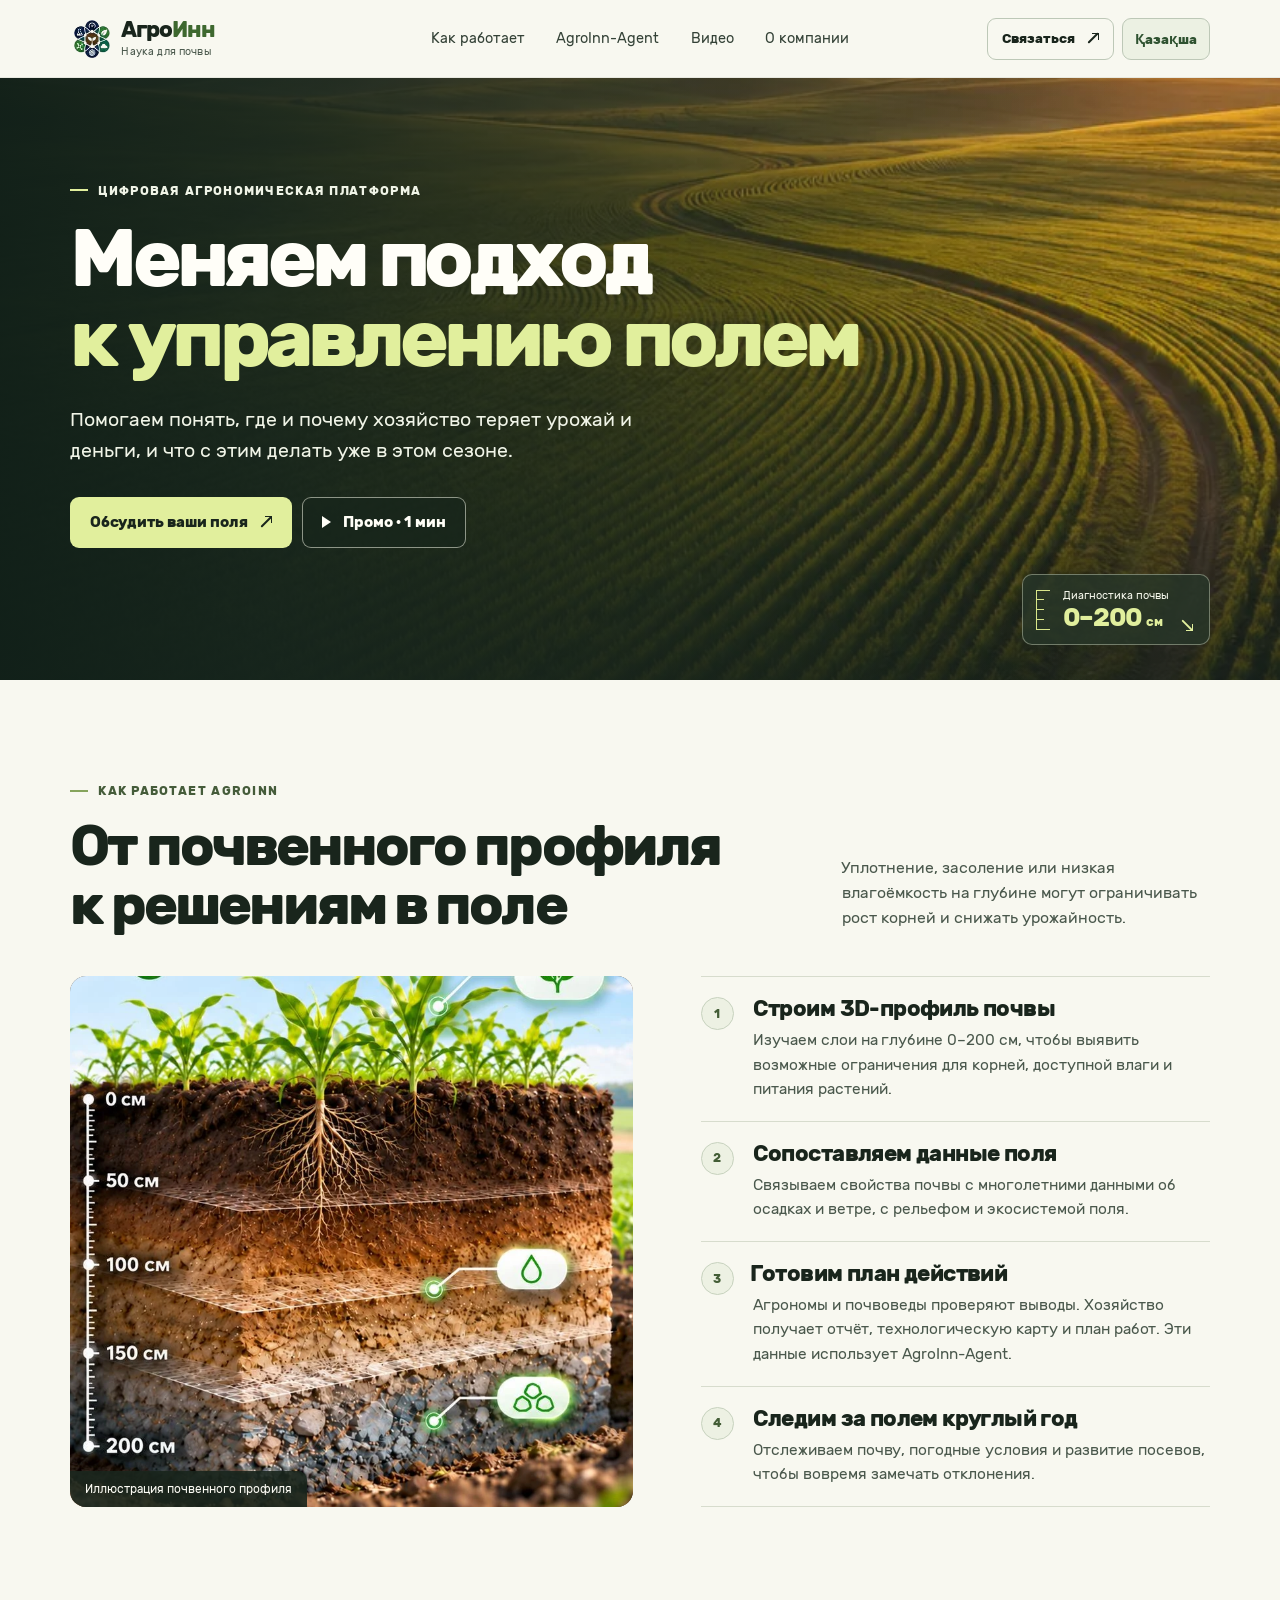
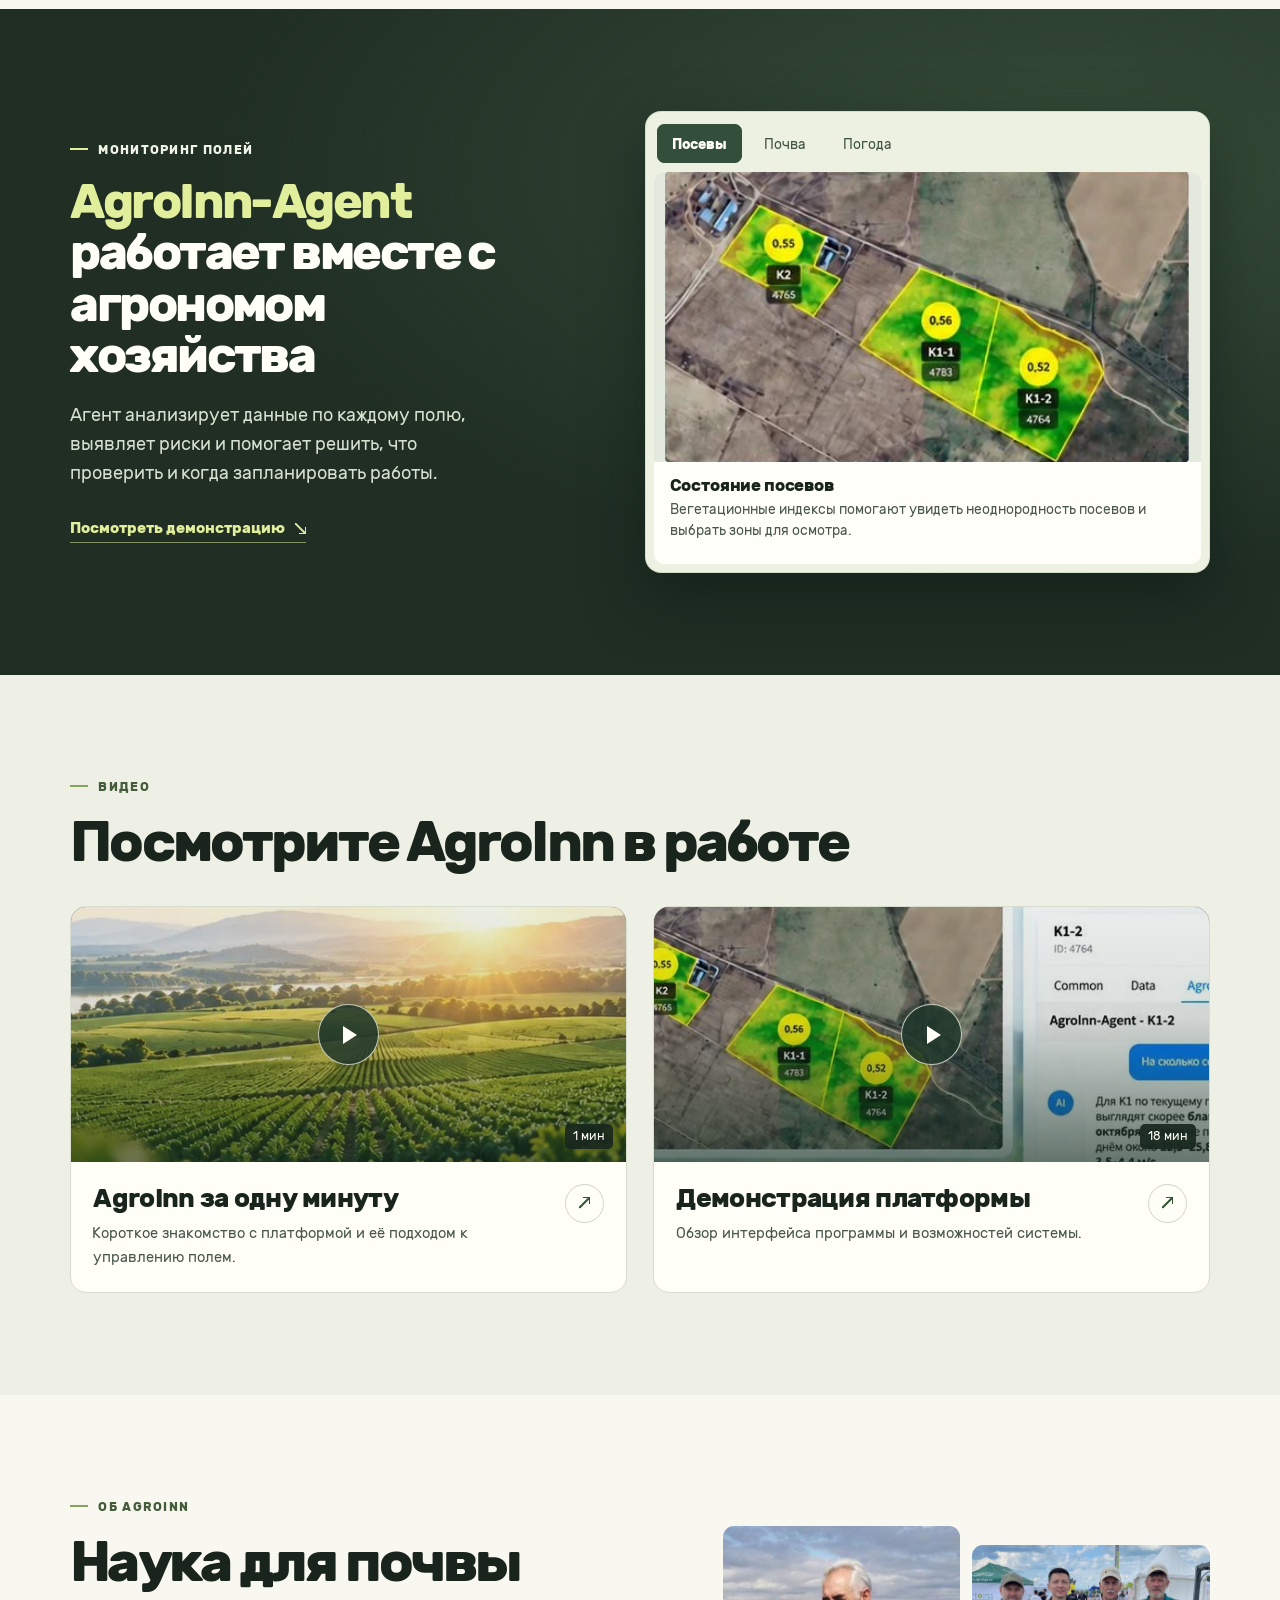
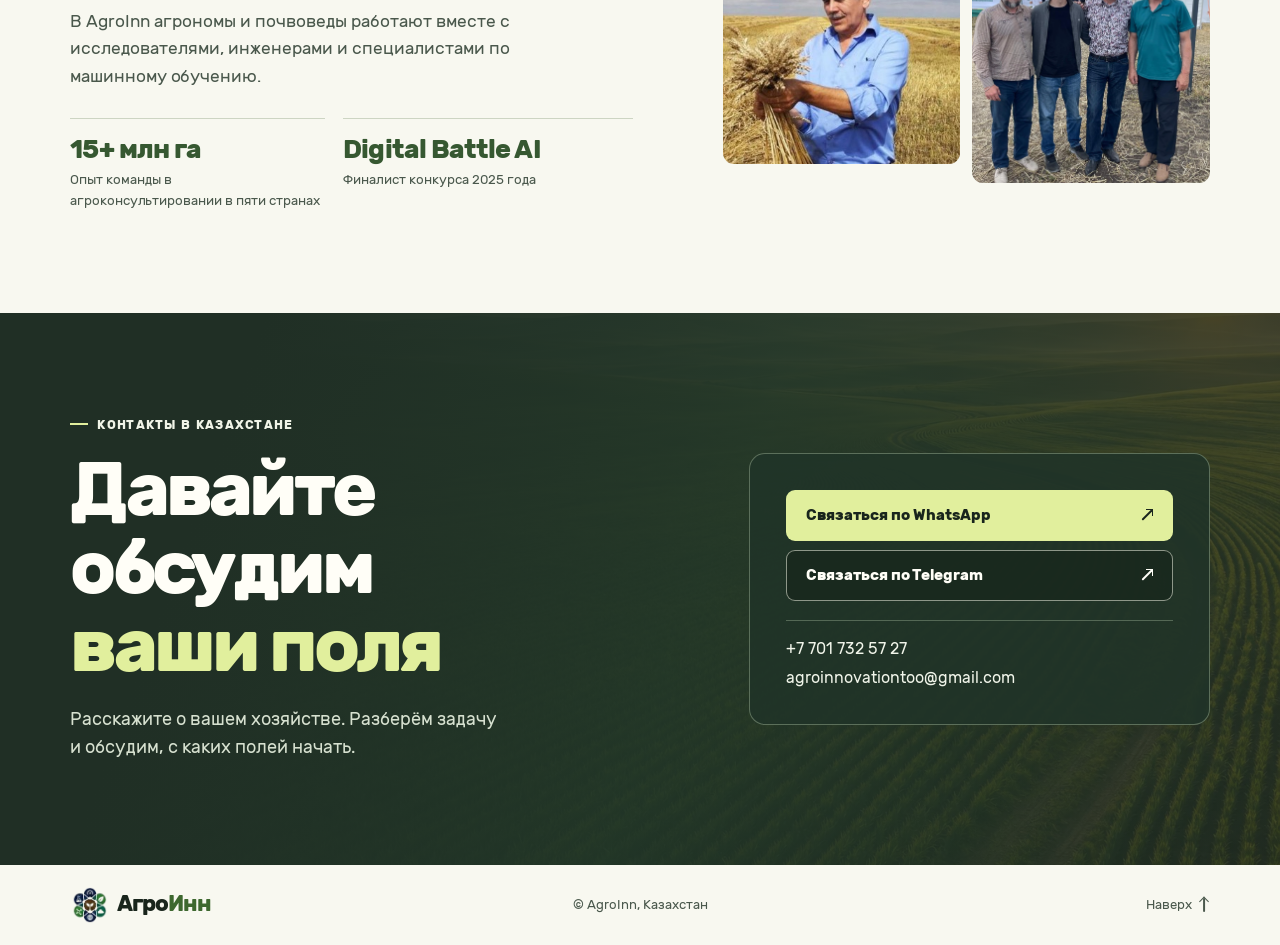
<file: index.html>
<!doctype html>
<html lang="ru" id="top">
<head>
  <meta charset="utf-8">
  <meta name="viewport" content="width=device-width, initial-scale=1">
  <meta name="theme-color" content="#f8f8f0">
  <title>AgroInn Казахстан — цифровая агрономическая платформа</title>
  <meta name="description" content="AgroInn объединяет глубокую диагностику почвы, круглогодичный мониторинг полей и поддержку агронома хозяйства с AgroInn-Agent.">
  <meta property="og:type" content="website">
  <meta property="og:locale" content="ru_KZ">
  <meta property="og:locale:alternate" content="kk_KZ">
  <meta property="og:title" content="AgroInn Казахстан — цифровая агрономическая платформа">
  <meta property="og:description" content="Узнайте, что ограничивает урожайность ваших полей и какие меры можно принять уже в этом сезоне.">
  <meta property="og:image" content="https://agroinn.kz/assets/field-sunrise.webp">
  <link rel="canonical" href="https://agroinn.kz/">
  <link rel="alternate" hreflang="ru-KZ" href="https://agroinn.kz/">
  <link rel="alternate" hreflang="kk-KZ" href="https://agroinn.kz/kk/">
  <link rel="icon" type="image/png" href="./assets/agroinn-mark.png">
  <link rel="preload" href="./assets/rubik-bold.woff" as="font" type="font/woff" crossorigin>
  <link rel="stylesheet" href="./assets/styles.css">
  <script src="./assets/site.js" defer></script>
</head>
<body>
  <a class="skip-link" href="#main">Перейти к содержанию</a>
  <header class="site-header">
    <div class="wrap header-inner">
      <a class="brand" href="#top" aria-label="АгроИнн — на главную">
        <img src="./assets/agroinn-mark.png" width="42" height="42" alt="">
        <span class="brand-copy"><strong>Агро<span>Инн</span></strong><small>Наука для почвы</small></span>
      </a>
      <button class="menu-toggle" type="button" aria-label="Меню" aria-expanded="false" aria-controls="main-nav" hidden>
        <span class="menu-icon" aria-hidden="true"></span><span class="menu-label">Меню</span>
      </button>
      <nav class="main-nav" id="main-nav" aria-label="Разделы сайта">
        <a href="#method">Как работает</a>
        <a href="#agent">AgroInn-Agent</a>
        <a href="#video">Видео</a>
        <a href="#about">О компании</a>
        <a class="mobile-contact" href="#contacts">Связаться <span class="arrow" aria-hidden="true"></span></a>
      </nav>
      <div class="header-actions">
        <a class="button button-header" href="#contacts">Связаться <span class="arrow" aria-hidden="true"></span></a>
        <a class="language-toggle" href="./kk/" lang="kk" hreflang="kk" rel="alternate">Қазақша</a>
      </div>
    </div>
  </header>

  <main id="main">
    <section class="hero" aria-labelledby="hero-title">
      <picture class="hero-photo">
        <source media="(max-width: 680px)" srcset="./assets/field-mobile.webp">
        <img src="./assets/field-sunrise.webp" width="1536" height="1024" alt="" fetchpriority="high">
      </picture>
      <div class="wrap hero-inner">
        <div class="hero-copy">
          <p class="eyebrow eyebrow-light">Цифровая агрономическая платформа</p>
          <h1 id="hero-title">Меняем подход<br class="hero-break"> <span>к управлению полем</span></h1>
          <p class="hero-description">Помогаем понять, где и почему хозяйство теряет урожай и деньги, и что с этим делать уже в этом сезоне.</p>
          <div class="hero-actions">
            <a class="button button-lime" href="#contacts">Обсудить ваши поля <span class="arrow" aria-hidden="true"></span></a>
            <a class="button button-glass" href="https://youtu.be/C-f993sMciU?si=RziedeYuaP-weiyu" target="_blank" rel="noopener noreferrer">
              <span class="play-triangle" aria-hidden="true"></span>Промо · 1 мин
            </a>
          </div>
        </div>
        <a class="hero-depth" href="#method" aria-label="Как работает диагностика почвы на глубине 0–200 сантиметров">
          <span class="depth-scale" aria-hidden="true"></span>
          <span class="depth-copy">
            <span class="depth-label">Диагностика почвы</span>
            <strong>0–200 <small>см</small></strong>
          </span>
          <span class="depth-arrow arrow arrow-down-right" aria-hidden="true"></span>
        </a>
      </div>
    </section>

    <section class="method section" id="method" aria-labelledby="method-title">
      <div class="wrap">
        <p class="eyebrow">Как работает AgroInn</p>
        <div class="section-intro">
          <h2 id="method-title">От почвенного профиля<br class="wide-break"> к решениям в поле</h2>
          <p>Уплотнение, засоление или низкая влагоёмкость на глубине могут ограничивать рост корней и снижать урожайность.</p>
        </div>
        <div class="method-grid">
          <figure class="soil-figure">
            <img src="./assets/soil-profile.webp" width="975" height="804" alt="Иллюстрация почвенного разреза с корнями растений и шкалой глубины до 200 сантиметров" loading="lazy">
            <figcaption>Иллюстрация почвенного профиля</figcaption>
          </figure>
          <ol class="method-steps" role="list">
            <li>
              <span class="step-number" aria-hidden="true">1</span>
              <div><h3>Строим 3D-профиль почвы</h3><p>Изучаем слои на глубине 0–200 см, чтобы выявить возможные ограничения для корней, доступной влаги и питания растений.</p></div>
            </li>
            <li>
              <span class="step-number" aria-hidden="true">2</span>
              <div><h3>Сопоставляем данные поля</h3><p>Связываем свойства почвы с многолетними данными об осадках и ветре, с рельефом и экосистемой поля.</p></div>
            </li>
            <li>
              <span class="step-number" aria-hidden="true">3</span>
              <div><h3>Готовим план действий</h3><p>Агрономы и почвоведы проверяют выводы. Хозяйство получает отчёт, технологическую карту и план работ. Эти данные использует AgroInn-Agent.</p></div>
            </li>
            <li>
              <span class="step-number" aria-hidden="true">4</span>
              <div><h3>Следим за полем круглый год</h3><p>Отслеживаем почву, погодные условия и развитие посевов, чтобы вовремя замечать отклонения.</p></div>
            </li>
          </ol>
        </div>
      </div>
    </section>

    <section class="agent section" id="agent" aria-labelledby="agent-title">
      <div class="wrap agent-grid">
        <div class="agent-copy">
          <p class="eyebrow eyebrow-light">Мониторинг полей</p>
          <h2 id="agent-title"><span>AgroInn-Agent</span> работает вместе с агрономом хозяйства</h2>
          <p>Агент анализирует данные по каждому полю, выявляет риски и помогает решить, что проверить и когда запланировать работы.</p>
          <a class="text-link" href="#video">Посмотреть демонстрацию <span class="arrow arrow-down-right" aria-hidden="true"></span></a>
        </div>
        <div class="product-window">
          <div class="product-tabs" role="tablist" aria-label="Данные мониторинга" hidden>
            <button type="button" id="tab-crops" role="tab" aria-selected="true" aria-controls="panel-crops">Посевы</button>
            <button type="button" id="tab-soil" role="tab" aria-selected="false" aria-controls="panel-soil" tabindex="-1">Почва</button>
            <button type="button" id="tab-weather" role="tab" aria-selected="false" aria-controls="panel-weather" tabindex="-1">Погода</button>
          </div>
          <div class="product-panel" id="panel-crops" role="tabpanel" aria-labelledby="tab-crops">
            <img src="./assets/agent-crops.webp" width="475" height="262" alt="Карта трёх участков AgroInn с цветовыми зонами и значениями NDVI" loading="lazy">
            <div class="product-caption"><h3>Состояние посевов</h3><p>Вегетационные индексы помогают увидеть неоднородность посевов и выбрать зоны для осмотра.</p></div>
          </div>
          <div class="product-panel" id="panel-soil" role="tabpanel" aria-labelledby="tab-soil">
            <img src="./assets/agent-soil.webp" width="607" height="263" alt="Карта поля и панель показателей почвы в AgroInn" loading="lazy">
            <div class="product-caption"><h3>Пахотный слой почвы</h3><p>Свойства слоя 0–30 см на дату анализа, включая плотность сложения и влагоёмкость.</p></div>
          </div>
          <div class="product-panel" id="panel-weather" role="tabpanel" aria-labelledby="tab-weather">
            <img src="./assets/agent-weather.webp" width="664" height="279" alt="Пример экрана с прогнозом осадков и графиком температуры воздуха" loading="lazy">
            <div class="product-caption"><h3>Погода и окна для работ</h3><p>Прогноз осадков и температуры помогает выбрать время посева и других полевых работ.</p></div>
          </div>
        </div>
      </div>
    </section>

    <section class="videos section" id="video" aria-labelledby="video-title">
      <div class="wrap">
        <p class="eyebrow">Видео</p>
        <h2 id="video-title">Посмотрите AgroInn в работе</h2>
        <div class="video-grid">
          <a class="video-card" href="https://youtu.be/C-f993sMciU?si=RziedeYuaP-weiyu" target="_blank" rel="noopener noreferrer" aria-label="AgroInn за одну минуту — смотреть на YouTube">
            <div class="video-cover video-cover-field">
              <img src="./assets/video-promo.webp" width="1035" height="285" alt="" loading="lazy">
              <span class="video-play" aria-hidden="true"><span class="play-triangle"></span></span>
              <span class="video-duration">1 мин</span>
            </div>
            <div class="video-copy">
              <div><h3>AgroInn за одну минуту</h3><p>Короткое знакомство с платформой и её подходом к управлению полем.</p></div>
              <span class="video-arrow" aria-hidden="true"><span class="arrow"></span></span>
            </div>
          </a>
          <a class="video-card" href="https://youtu.be/qmFIRGveGB4?si=rMNUyUHoZaWb1UUK" target="_blank" rel="noopener noreferrer" aria-label="18-минутная демонстрация платформы — смотреть на YouTube">
            <div class="video-cover video-cover-system">
              <img src="./assets/video-demonstration.webp" width="918" height="274" alt="" loading="lazy">
              <span class="video-play" aria-hidden="true"><span class="play-triangle"></span></span>
              <span class="video-duration">18 мин</span>
            </div>
            <div class="video-copy">
              <div><h3>Демонстрация платформы</h3><p>Обзор интерфейса программы и возможностей системы.</p></div>
              <span class="video-arrow" aria-hidden="true"><span class="arrow"></span></span>
            </div>
          </a>
        </div>
      </div>
    </section>

    <section class="about section" id="about" aria-labelledby="about-title">
      <div class="wrap about-grid">
        <div>
          <p class="eyebrow">Об AgroInn</p>
          <h2 id="about-title">Наука для почвы</h2>
          <p class="about-description">В AgroInn агрономы и почвоведы работают вместе с исследователями, инженерами и специалистами по машинному обучению.</p>
          <div class="credentials">
            <div><strong>15+ млн га</strong><p>Опыт команды в агроконсультировании в пяти странах</p></div>
            <div><strong>Digital Battle AI</strong><p>Финалист конкурса 2025 года</p></div>
          </div>
        </div>
        <div class="team-photos">
          <img src="./assets/agronomist-portrait.jpg?v=525d51a2" width="338" height="338" alt="Агроном AgroInn осматривает колосья на поле" loading="lazy">
          <img class="team-group-photo" src="./assets/team-group.webp" width="959" height="960" alt="Групповое фото на сельскохозяйственной выставке" loading="lazy">
        </div>
      </div>
    </section>

    <section class="contact section" id="contacts" aria-labelledby="contact-title">
      <div class="wrap contact-grid">
        <div class="contact-copy">
          <p class="eyebrow eyebrow-light">Контакты в Казахстане</p>
          <h2 id="contact-title">Давайте обсудим <span>ваши поля</span></h2>
          <p>Расскажите о вашем хозяйстве. Разберём задачу и обсудим, с каких полей начать.</p>
        </div>
        <div class="contact-panel">
          <div class="contact-buttons">
            <a class="button button-lime" href="https://wa.me/77017325727" target="_blank" rel="noopener noreferrer">
              Связаться по WhatsApp <span class="arrow" aria-hidden="true"></span>
            </a>
            <a class="button button-glass" href="https://t.me/OljasZhanybekov" target="_blank" rel="noopener noreferrer">
              Связаться по Telegram <span class="arrow" aria-hidden="true"></span>
            </a>
          </div>
          <address class="contact-details">
            <a href="tel:+77017325727">+7 701 732 57 27</a>
            <a href="mailto:agroinnovationtoo@gmail.com">agroinnovationtoo@gmail.com</a>
          </address>
        </div>
      </div>
    </section>
  </main>

  <footer class="site-footer">
    <div class="wrap footer-inner">
      <a class="brand" href="#top" aria-label="АгроИнн — к началу страницы">
        <img src="./assets/agroinn-mark.png" width="38" height="38" alt="">
        <span class="brand-copy"><strong>Агро<span>Инн</span></strong></span>
      </a>
      <p>© AgroInn, Казахстан</p>
      <a class="back-to-top" href="#top">Наверх <span class="arrow arrow-up" aria-hidden="true"></span></a>
    </div>
  </footer>
</body>
</html>
</file>
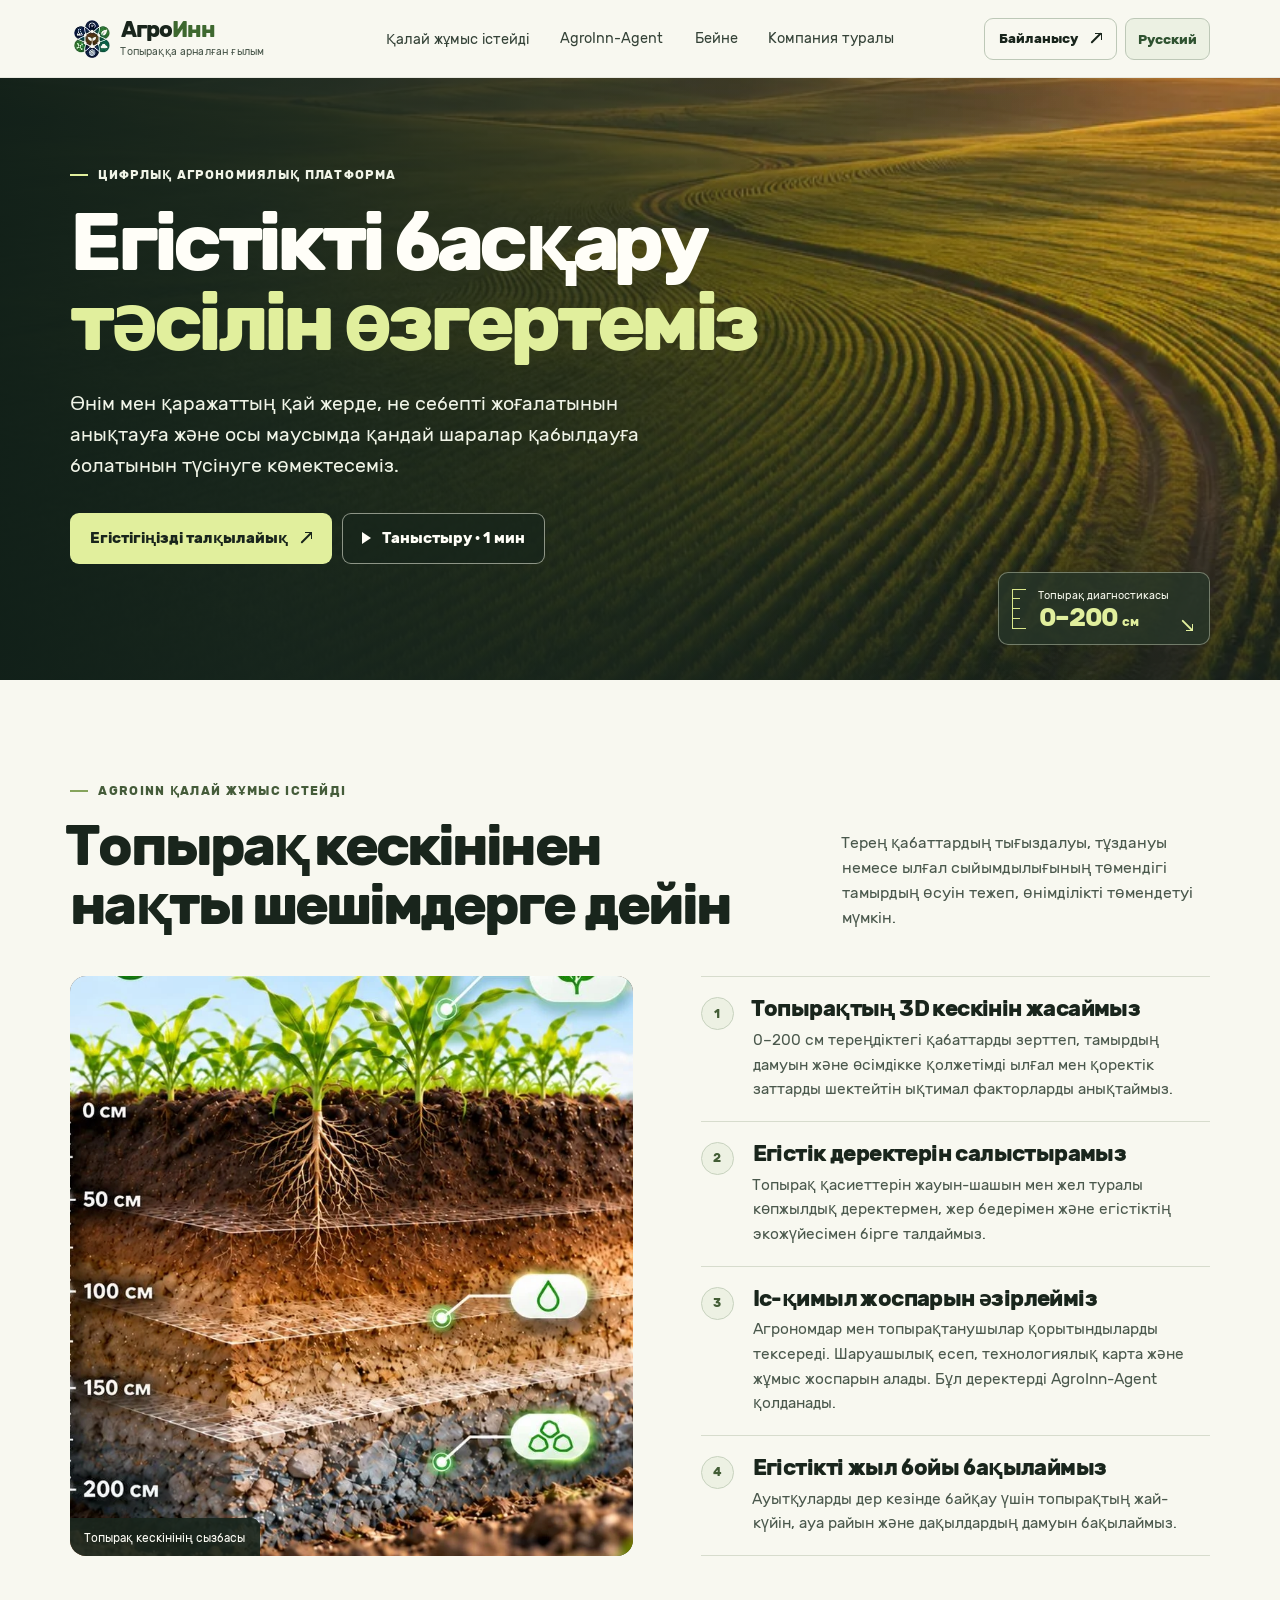
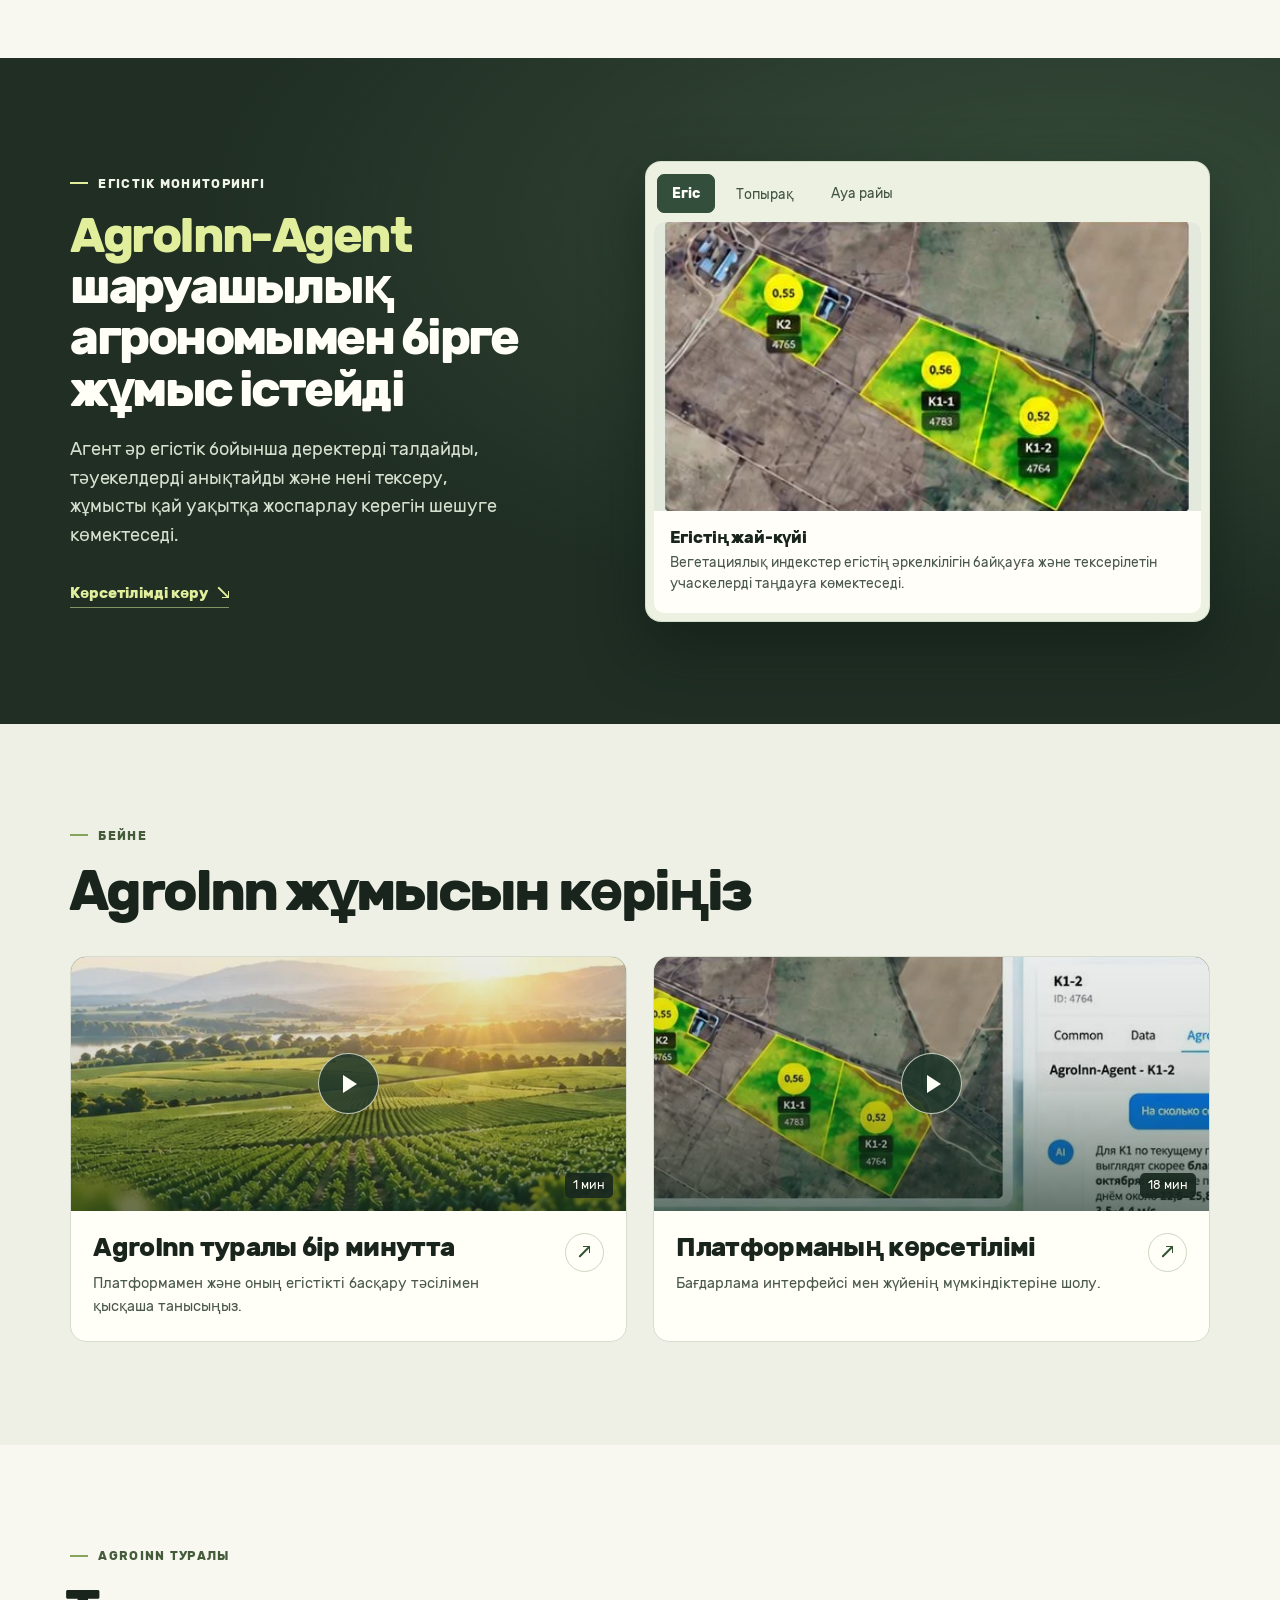
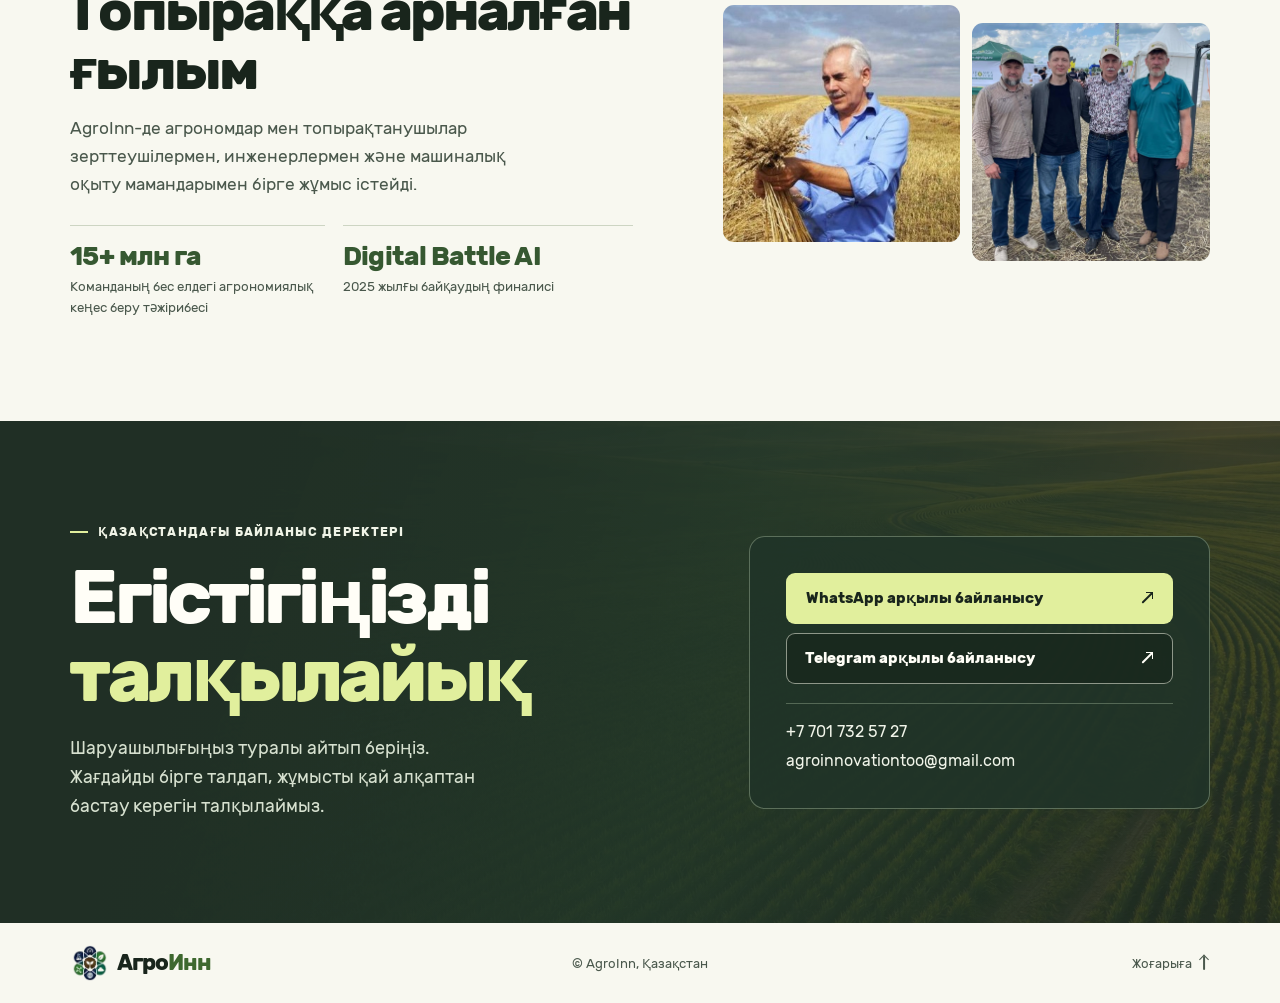
<file: kk/index.html>
<!doctype html>
<html lang="kk" id="top">
<head>
  <meta charset="utf-8">
  <meta name="viewport" content="width=device-width, initial-scale=1">
  <meta name="theme-color" content="#f8f8f0">
  <title>AgroInn Қазақстан — цифрлық агрономиялық платформа</title>
  <meta name="description" content="AgroInn топырақты терең диагностикалауды, егістікті жыл бойы бақылауды және AgroInn-Agent арқылы агрономға қолдау көрсетуді біріктіреді.">
  <meta property="og:type" content="website">
  <meta property="og:locale" content="kk_KZ">
  <meta property="og:locale:alternate" content="ru_KZ">
  <meta property="og:title" content="AgroInn Қазақстан — цифрлық агрономиялық платформа">
  <meta property="og:description" content="Егістігіңіздің өнімділігін қандай факторлар шектейтінін және осы маусымда қандай шаралар қабылдауға болатынын біліңіз.">
  <meta property="og:image" content="https://agroinn.kz/assets/field-sunrise.webp">
  <link rel="canonical" href="https://agroinn.kz/kk/">
  <link rel="alternate" hreflang="ru-KZ" href="https://agroinn.kz/">
  <link rel="alternate" hreflang="kk-KZ" href="https://agroinn.kz/kk/">
  <link rel="icon" type="image/png" href="../assets/agroinn-mark.png">
  <link rel="preload" href="../assets/rubik-bold.woff" as="font" type="font/woff" crossorigin>
  <link rel="stylesheet" href="../assets/styles.css">
  <script src="../assets/site.js" defer></script>
</head>
<body>
  <a class="skip-link" href="#main">Мазмұнға өту</a>
  <header class="site-header">
    <div class="wrap header-inner">
      <a class="brand" href="#top" aria-label="АгроИнн — басты бетке">
        <img src="../assets/agroinn-mark.png" width="42" height="42" alt="">
        <span class="brand-copy"><strong>Агро<span>Инн</span></strong><small>Топыраққа арналған ғылым</small></span>
      </a>
      <button class="menu-toggle" type="button" aria-label="Мәзір" aria-expanded="false" aria-controls="main-nav" hidden>
        <span class="menu-icon" aria-hidden="true"></span><span class="menu-label">Мәзір</span>
      </button>
      <nav class="main-nav" id="main-nav" aria-label="Сайт бөлімдері">
        <a href="#method">Қалай жұмыс істейді</a>
        <a href="#agent">AgroInn-Agent</a>
        <a href="#video">Бейне</a>
        <a href="#about">Компания туралы</a>
        <a class="mobile-contact" href="#contacts">Байланысу <span class="arrow" aria-hidden="true"></span></a>
      </nav>
      <div class="header-actions">
        <a class="button button-header" href="#contacts">Байланысу <span class="arrow" aria-hidden="true"></span></a>
        <a class="language-toggle" href="../" lang="ru" hreflang="ru" rel="alternate">Русский</a>
      </div>
    </div>
  </header>

  <main id="main">
    <section class="hero" aria-labelledby="hero-title">
      <picture class="hero-photo">
        <source media="(max-width: 680px)" srcset="../assets/field-mobile.webp">
        <img src="../assets/field-sunrise.webp" width="1536" height="1024" alt="" fetchpriority="high">
      </picture>
      <div class="wrap hero-inner">
        <div class="hero-copy">
          <p class="eyebrow eyebrow-light">Цифрлық агрономиялық платформа</p>
          <h1 id="hero-title">Егістікті басқару<br class="hero-break"> <span>тәсілін өзгертеміз</span></h1>
          <p class="hero-description">Өнім мен қаражаттың қай жерде, не себепті жоғалатынын анықтауға және осы маусымда қандай шаралар қабылдауға болатынын түсінуге көмектесеміз.</p>
          <div class="hero-actions">
            <a class="button button-lime" href="#contacts">Егістігіңізді талқылайық <span class="arrow" aria-hidden="true"></span></a>
            <a class="button button-glass" href="https://youtu.be/B897AYDTx4U?si=ij5nQK2fVqhnhRYi" target="_blank" rel="noopener noreferrer">
              <span class="play-triangle" aria-hidden="true"></span>Таныстыру · 1 мин
            </a>
          </div>
        </div>
        <a class="hero-depth" href="#method" aria-label="0–200 сантиметр тереңдіктегі топырақ диагностикасы қалай жүргізіледі">
          <span class="depth-scale" aria-hidden="true"></span>
          <span class="depth-copy">
            <span class="depth-label">Топырақ диагностикасы</span>
            <strong>0–200 <small>см</small></strong>
          </span>
          <span class="depth-arrow arrow arrow-down-right" aria-hidden="true"></span>
        </a>
      </div>
    </section>

    <section class="method section" id="method" aria-labelledby="method-title">
      <div class="wrap">
        <p class="eyebrow">AgroInn қалай жұмыс істейді</p>
        <div class="section-intro">
          <h2 id="method-title">Топырақ кескінінен<br class="wide-break"> нақты шешімдерге дейін</h2>
          <p>Терең қабаттардың тығыздалуы, тұздануы немесе ылғал сыйымдылығының төмендігі тамырдың өсуін тежеп, өнімділікті төмендетуі мүмкін.</p>
        </div>
        <div class="method-grid">
          <figure class="soil-figure">
            <img src="../assets/soil-profile.webp" width="975" height="804" alt="Өсімдік тамырлары мен 200 сантиметрге дейінгі тереңдік шкаласы көрсетілген топырақ кескіні" loading="lazy">
            <figcaption>Топырақ кескінінің сызбасы</figcaption>
          </figure>
          <ol class="method-steps" role="list">
            <li>
              <span class="step-number" aria-hidden="true">1</span>
              <div><h3>Топырақтың 3D кескінін жасаймыз</h3><p>0–200 см тереңдіктегі қабаттарды зерттеп, тамырдың дамуын және өсімдікке қолжетімді ылғал мен қоректік заттарды шектейтін ықтимал факторларды анықтаймыз.</p></div>
            </li>
            <li>
              <span class="step-number" aria-hidden="true">2</span>
              <div><h3>Егістік деректерін салыстырамыз</h3><p>Топырақ қасиеттерін жауын-шашын мен жел туралы көпжылдық деректермен, жер бедерімен және егістіктің экожүйесімен бірге талдаймыз.</p></div>
            </li>
            <li>
              <span class="step-number" aria-hidden="true">3</span>
              <div><h3>Іс-қимыл жоспарын әзірлейміз</h3><p>Агрономдар мен топырақтанушылар қорытындыларды тексереді. Шаруашылық есеп, технологиялық карта және жұмыс жоспарын алады. Бұл деректерді AgroInn-Agent қолданады.</p></div>
            </li>
            <li>
              <span class="step-number" aria-hidden="true">4</span>
              <div><h3>Егістікті жыл бойы бақылаймыз</h3><p>Ауытқуларды дер кезінде байқау үшін топырақтың жай-күйін, ауа райын және дақылдардың дамуын бақылаймыз.</p></div>
            </li>
          </ol>
        </div>
      </div>
    </section>

    <section class="agent section" id="agent" aria-labelledby="agent-title">
      <div class="wrap agent-grid">
        <div class="agent-copy">
          <p class="eyebrow eyebrow-light">Егістік мониторингі</p>
          <h2 id="agent-title"><span>AgroInn-Agent</span> шаруашылық агрономымен бірге жұмыс істейді</h2>
          <p>Агент әр егістік бойынша деректерді талдайды, тәуекелдерді анықтайды және нені тексеру, жұмысты қай уақытқа жоспарлау керегін шешуге көмектеседі.</p>
          <a class="text-link" href="#video">Көрсетілімді көру <span class="arrow arrow-down-right" aria-hidden="true"></span></a>
        </div>
        <div class="product-window">
          <div class="product-tabs" role="tablist" aria-label="Мониторинг деректері" hidden>
            <button type="button" id="tab-crops" role="tab" aria-selected="true" aria-controls="panel-crops">Егіс</button>
            <button type="button" id="tab-soil" role="tab" aria-selected="false" aria-controls="panel-soil" tabindex="-1">Топырақ</button>
            <button type="button" id="tab-weather" role="tab" aria-selected="false" aria-controls="panel-weather" tabindex="-1">Ауа райы</button>
          </div>
          <div class="product-panel" id="panel-crops" role="tabpanel" aria-labelledby="tab-crops">
            <img src="../assets/agent-crops.webp" width="475" height="262" alt="AgroInn-дегі үш учаскенің түрлі түсті аймақтары мен NDVI мәндері көрсетілген карта" loading="lazy">
            <div class="product-caption"><h3>Егістің жай-күйі</h3><p>Вегетациялық индекстер егістің әркелкілігін байқауға және тексерілетін учаскелерді таңдауға көмектеседі.</p></div>
          </div>
          <div class="product-panel" id="panel-soil" role="tabpanel" aria-labelledby="tab-soil">
            <img src="../assets/agent-soil.webp" width="607" height="263" alt="AgroInn-дегі егістік картасы мен топырақ көрсеткіштерінің панелі" loading="lazy">
            <div class="product-caption"><h3>Топырақтың жыртылатын қабаты</h3><p>0–30 см қабаттың талдау күніндегі қасиеттері, соның ішінде көлемдік тығыздығы мен ылғал сыйымдылығы.</p></div>
          </div>
          <div class="product-panel" id="panel-weather" role="tabpanel" aria-labelledby="tab-weather">
            <img src="../assets/agent-weather.webp" width="664" height="279" alt="Жауын-шашын болжамы мен ауа температурасының графигі көрсетілген экран үлгісі" loading="lazy">
            <div class="product-caption"><h3>Ауа райы және жұмысқа қолайлы уақыт</h3><p>Жауын-шашын мен температура болжамы тұқым себуге және басқа да дала жұмыстарына қолайлы уақытты таңдауға көмектеседі.</p></div>
          </div>
        </div>
      </div>
    </section>

    <section class="videos section" id="video" aria-labelledby="video-title">
      <div class="wrap">
        <p class="eyebrow">Бейне</p>
        <h2 id="video-title">AgroInn жұмысын көріңіз</h2>
        <div class="video-grid">
          <a class="video-card" href="https://youtu.be/B897AYDTx4U?si=ij5nQK2fVqhnhRYi" target="_blank" rel="noopener noreferrer" aria-label="AgroInn туралы бір минутта — YouTube сайтында көру">
            <div class="video-cover video-cover-field">
              <img src="../assets/video-promo.webp" width="1035" height="285" alt="" loading="lazy">
              <span class="video-play" aria-hidden="true"><span class="play-triangle"></span></span>
              <span class="video-duration">1 мин</span>
            </div>
            <div class="video-copy">
              <div><h3>AgroInn туралы бір минутта</h3><p>Платформамен және оның егістікті басқару тәсілімен қысқаша танысыңыз.</p></div>
              <span class="video-arrow" aria-hidden="true"><span class="arrow"></span></span>
            </div>
          </a>
          <a class="video-card" href="https://youtu.be/qmFIRGveGB4?si=rMNUyUHoZaWb1UUK" target="_blank" rel="noopener noreferrer" aria-label="Платформаның 18 минуттық көрсетілімі — YouTube сайтында көру">
            <div class="video-cover video-cover-system">
              <img src="../assets/video-demonstration.webp" width="918" height="274" alt="" loading="lazy">
              <span class="video-play" aria-hidden="true"><span class="play-triangle"></span></span>
              <span class="video-duration">18 мин</span>
            </div>
            <div class="video-copy">
              <div><h3>Платформаның көрсетілімі</h3><p>Бағдарлама интерфейсі мен жүйенің мүмкіндіктеріне шолу.</p></div>
              <span class="video-arrow" aria-hidden="true"><span class="arrow"></span></span>
            </div>
          </a>
        </div>
      </div>
    </section>

    <section class="about section" id="about" aria-labelledby="about-title">
      <div class="wrap about-grid">
        <div>
          <p class="eyebrow">AgroInn туралы</p>
          <h2 id="about-title">Топыраққа арналған ғылым</h2>
          <p class="about-description">AgroInn-де агрономдар мен топырақтанушылар зерттеушілермен, инженерлермен және машиналық оқыту мамандарымен бірге жұмыс істейді.</p>
          <div class="credentials">
            <div><strong>15+ млн га</strong><p>Команданың бес елдегі агрономиялық кеңес беру тәжірибесі</p></div>
            <div><strong>Digital Battle AI</strong><p>2025 жылғы байқаудың финалисі</p></div>
          </div>
        </div>
        <div class="team-photos">
          <img src="../assets/agronomist-portrait.jpg?v=525d51a2" width="338" height="338" alt="AgroInn агрономы егістікте масақты қарап тұр" loading="lazy">
          <img class="team-group-photo" src="../assets/team-group.webp" width="959" height="960" alt="Ауыл шаруашылығы көрмесіндегі топтық сурет" loading="lazy">
        </div>
      </div>
    </section>

    <section class="contact section" id="contacts" aria-labelledby="contact-title">
      <div class="wrap contact-grid">
        <div class="contact-copy">
          <p class="eyebrow eyebrow-light">Қазақстандағы байланыс деректері</p>
          <h2 id="contact-title">Егістігіңізді <span>талқылайық</span></h2>
          <p>Шаруашылығыңыз туралы айтып беріңіз. Жағдайды бірге талдап, жұмысты қай алқаптан бастау керегін талқылаймыз.</p>
        </div>
        <div class="contact-panel">
          <div class="contact-buttons">
            <a class="button button-lime" href="https://wa.me/77017325727" target="_blank" rel="noopener noreferrer">
              WhatsApp арқылы байланысу <span class="arrow" aria-hidden="true"></span>
            </a>
            <a class="button button-glass" href="https://t.me/OljasZhanybekov" target="_blank" rel="noopener noreferrer">
              Telegram арқылы байланысу <span class="arrow" aria-hidden="true"></span>
            </a>
          </div>
          <address class="contact-details">
            <a href="tel:+77017325727">+7 701 732 57 27</a>
            <a href="mailto:agroinnovationtoo@gmail.com">agroinnovationtoo@gmail.com</a>
          </address>
        </div>
      </div>
    </section>
  </main>

  <footer class="site-footer">
    <div class="wrap footer-inner">
      <a class="brand" href="#top" aria-label="АгроИнн — беттің басына өту">
        <img src="../assets/agroinn-mark.png" width="38" height="38" alt="">
        <span class="brand-copy"><strong>Агро<span>Инн</span></strong></span>
      </a>
      <p>© AgroInn, Қазақстан</p>
      <a class="back-to-top" href="#top">Жоғарыға <span class="arrow arrow-up" aria-hidden="true"></span></a>
    </div>
  </footer>
</body>
</html>
</file>
<file: assets/styles.css>
@font-face {
  font-family: Rubik;
  src: url("./rubik-regular.woff") format("woff");
  font-weight: 400;
  font-display: swap;
}

@font-face {
  font-family: Rubik;
  src: url("./rubik-bold.woff") format("woff");
  font-weight: 700;
  font-display: swap;
}

@font-face {
  font-family: "Noto Sans Kazakh";
  src: url("./noto-sans-kazakh-regular.woff") format("woff");
  font-weight: 400;
  font-display: swap;
}

@font-face {
  font-family: "Noto Sans Kazakh";
  src: url("./noto-sans-kazakh-bold.woff") format("woff");
  font-weight: 700;
  font-display: swap;
}

:root {
  color-scheme: light;
  --paper: #f8f8f0;
  --white: #fffef7;
  --moss: #435d36;
  --ink: #19251c;
  --muted: #4a584c;
  --line: #d7dccd;
  --forest: #202e24;
  --lime: #e1ef9d;
  --light-muted: #d6e0cf;
  --radius: 16px;
  --page-padding: clamp(22px, 5.5vw, 92px);
  background: var(--paper);
  color: var(--ink);
  font-family: Rubik, "Noto Sans Kazakh", system-ui, sans-serif;
  font-synthesis: none;
}

*, *::before, *::after { box-sizing: border-box; }
[hidden] { display: none !important; }
html { scroll-behavior: smooth; }
body { margin: 0; }
img { display: block; max-width: 100%; }
a { color: inherit; text-decoration: none; }
button { font: inherit; color: inherit; }
p, h1, h2, h3, figure { margin: 0; }
h1, h2, h3 { font-weight: 700; }
h2 { font-size: clamp(2.25rem, 4.4vw, 4.4rem); letter-spacing: -.052em; line-height: 1.04; }
h3 { letter-spacing: -.027em; }
p { line-height: 1.6; }

:focus-visible {
  outline: 2px solid #1a683b;
  outline-offset: 5px;
}

.wrap {
  width: min(1280px, calc(100% - 2 * var(--page-padding)));
  margin-inline: auto;
}

.section {
  padding-block: clamp(66px, 8vw, 118px);
  scroll-margin-top: 14px;
}

.skip-link {
  position: fixed;
  z-index: 20;
  top: 12px;
  left: 12px;
  padding: 12px 15px;
  transform: translateY(calc(-100% - 20px));
  background: var(--white);
  border-radius: 6px;
}

.skip-link:focus { transform: none; }

.site-header {
  position: relative;
  z-index: 2;
  background: var(--paper);
  border-bottom: 1px solid #34433515;
}

.header-inner {
  min-height: 77px;
  display: grid;
  grid-template-columns: minmax(max-content, 1fr) auto minmax(max-content, 1fr);
  align-items: center;
  gap: clamp(18px, 3.2vw, 44px);
}

.brand {
  display: inline-flex;
  width: max-content;
  align-items: center;
  gap: 9px;
}

.brand img { flex: none; object-fit: contain; }
.brand-copy { display: grid; gap: 3px; }
.brand strong { font-size: 1.4rem; line-height: 1; letter-spacing: -.05em; }
.brand strong span { color: #3e682f; }
.brand small { color: var(--muted); font-size: .66rem; letter-spacing: .015em; }

.main-nav {
  display: flex;
  align-items: center;
  gap: clamp(18px, 2.45vw, 40px);
  color: #344237;
  font-size: .9rem;
}

.main-nav a { padding-block: 9px; white-space: nowrap; }
.main-nav a:hover { color: #265b2d; text-decoration: underline; text-underline-offset: .33em; }
.mobile-contact { display: none; }
.menu-toggle { display: none; }

.header-actions {
  display: flex;
  align-items: center;
  justify-self: end;
  gap: 8px;
  white-space: nowrap;
}

.language-toggle {
  display: inline-grid;
  min-height: 42px;
  place-items: center;
  padding-inline: 12px;
  border: 1px solid #bdc8b7;
  border-radius: 9px;
  background: #ecf1e3;
  color: #2e5230;
  font-size: .84rem;
  font-weight: 700;
  transition: background-color .18s ease, border-color .18s ease;
}

.language-toggle:hover { background: #e0ead4; border-color: #98ad90; }

.button {
  min-height: 51px;
  display: inline-flex;
  align-items: center;
  justify-content: center;
  gap: 12px;
  width: fit-content;
  padding: 11px 19px;
  border: 1px solid transparent;
  border-radius: 9px;
  font-size: .94rem;
  font-weight: 700;
  line-height: 1.25;
  transition: background-color .18s ease, border-color .18s ease, color .18s ease;
}

.button-header {
  min-height: 42px;
  border-color: #bdc8b7;
  padding-inline: 14px;
  font-size: .84rem;
}

.button-header:hover { background: #e9eed9; border-color: #aab9a2; }

.arrow {
  position: relative;
  display: inline-block;
  width: 12px;
  height: 12px;
  flex: none;
  vertical-align: middle;
}

.arrow::before, .arrow::after {
  content: "";
  position: absolute;
}

.arrow::before {
  bottom: 1px;
  left: 1px;
  width: 13.5px;
  height: 1.5px;
  border-radius: 1px;
  background: currentColor;
  transform: rotate(-45deg);
  transform-origin: left center;
}

.arrow::after {
  top: 0;
  right: 0;
  width: 7px;
  height: 7px;
  border-top: 1.5px solid;
  border-right: 1.5px solid;
}

.arrow-down-right { transform: rotate(90deg); }
.arrow-up { transform: rotate(-45deg); }

.button-lime { background: var(--lime); color: var(--ink); }
.button-lime:hover { background: #f0ffc0; }
.button-glass { background: #17251cb3; border-color: #f2f4e48a; color: #fffef7; }
.button-glass:hover { background: #314837; border-color: #ffffffb3; }

.eyebrow {
  display: flex;
  align-items: center;
  gap: 10px;
  margin-bottom: 18px;
  color: #455c3a;
  font-size: clamp(.69rem, 1.1vw, .77rem);
  font-weight: 700;
  letter-spacing: .105em;
  line-height: 1.4;
  text-transform: uppercase;
}

.eyebrow::before {
  content: "";
  width: 18px;
  height: 2px;
  flex: none;
  background: #86a45c;
}

.eyebrow-light { color: #f0f4e7; }
.eyebrow-light::before { background: var(--lime); }

.hero {
  position: relative;
  isolation: isolate;
  min-height: clamp(555px, 47vw, 710px);
  display: grid;
  background: #26372a;
  color: #fffef8;
}

.hero-photo, .hero::before {
  position: absolute;
  z-index: -1;
  inset: 0;
  pointer-events: none;
}

.hero-photo { z-index: -2; overflow: hidden; }
.hero-photo img { width: 100%; height: 100%; object-fit: cover; object-position: center 40%; }

.hero::before {
  content: "";
  background:
    linear-gradient(90deg, #112019f5 0%, #16251dd9 21%, #1c291c70 59%, #31402b00 88%),
    linear-gradient(0deg, #121e1ac7 0%, #1a261c0a 64%);
}

.hero-inner {
  position: relative;
  display: grid;
  align-items: center;
  padding-top: 38px;
  padding-bottom: 66px;
}

.hero-copy { width: min(850px, 100%); }
.hero .eyebrow { margin-bottom: 20px; }

.hero h1 {
  font-size: clamp(3.4rem, 6.3vw, 6.25rem);
  line-height: .99;
  letter-spacing: -.058em;
}

.hero h1 span { color: var(--lime); }
.hero-description {
  max-width: 570px;
  text-wrap: pretty;
  margin-top: 25px;
  color: #f0f4e7;
  font-size: clamp(1.03rem, 1.62vw, 1.22rem);
}

.hero-actions { display: flex; flex-wrap: wrap; gap: 10px; margin-top: 31px; }

.play-triangle {
  width: 0;
  height: 0;
  flex: none;
  border-top: 6px solid transparent;
  border-bottom: 6px solid transparent;
  border-left: 9px solid currentColor;
}

.hero-depth {
  position: absolute;
  right: 0;
  bottom: 35px;
  display: grid;
  grid-template-columns: 15px auto 13px;
  align-items: center;
  gap: 12px;
  padding: 14px 15px 13px 13px;
  border: 1px solid #f5fade5e;
  border-radius: 10px;
  background: #283729cf;
  color: #f7f9ed;
  transition: background-color .18s ease, border-color .18s ease;
}

.hero-depth:hover { background: #263b2c; border-color: #f5fadea5; }
.depth-scale {
  display: block;
  width: 14px;
  height: 40px;
  border-block: 1px solid #d9e68a;
  border-inline-start: 1px solid #d9e68a;
  background: repeating-linear-gradient(to bottom, transparent 0 8px, #d9e68a 8px 9px, transparent 9px 10px) left / 7px 100% no-repeat;
}

.depth-copy { display: grid; gap: 3px; }
.depth-label { font-size: .68rem; }
.depth-copy strong { color: var(--lime); white-space: nowrap; font-size: 1.6rem; letter-spacing: -.04em; line-height: 1; }
.depth-copy small { font-size: .79rem; letter-spacing: 0; }
.depth-arrow { align-self: end; color: var(--lime); }

.hero :focus-visible, .agent :focus-visible, .contact :focus-visible {
  outline-color: var(--lime);
}

.section-intro {
  display: grid;
  grid-template-columns: 1.5fr .78fr;
  align-items: end;
  gap: clamp(26px, 5vw, 80px);
  margin-bottom: 42px;
}

.section-intro > p {
  padding-bottom: 4px;
  color: var(--muted);
  font-size: clamp(.98rem, 1.23vw, 1.14rem);
}

.method-grid {
  display: grid;
  grid-template-columns: 1.05fr .95fr;
  align-items: stretch;
  gap: clamp(28px, 5.3vw, 84px);
}

.soil-figure {
  position: relative;
  min-height: 435px;
  overflow: hidden;
  border-radius: var(--radius);
  background: #614d3a;
}

.soil-figure img {
  position: absolute;
  width: 100%;
  height: 100%;
  object-fit: cover;
  object-position: center 48%;
}

.soil-figure figcaption {
  position: absolute;
  bottom: 0;
  left: 0;
  padding: 11px 15px;
  background: #1a261de8;
  color: var(--white);
  border-top-right-radius: 9px;
  font-size: .74rem;
}

.method-steps {
  margin: 0;
  padding: 0;
  list-style: none;
  align-self: center;
}

.method-steps li {
  display: grid;
  grid-template-columns: 39px 1fr;
  gap: 13px;
  align-items: start;
  min-height: 100px;
  padding-block: 19px;
  border-top: 1px solid var(--line);
}

.method-steps li:last-child { border-bottom: 1px solid var(--line); }
.step-number {
  display: grid;
  place-items: center;
  width: 33px;
  height: 33px;
  margin-top: 1px;
  border: 1px solid #c7d2be;
  border-radius: 50%;
  background: #edf1e3;
  color: var(--moss);
  font-size: .76rem;
  font-weight: 700;
}

.method-steps h3 { margin-bottom: 5px; font-size: clamp(1.03rem, 1.85vw, 1.38rem); line-height: 1.22; }
.method-steps p { color: var(--muted); font-size: clamp(.9rem, 1.2vw, 1.03rem); }

.agent {
  overflow: hidden;
  background: radial-gradient(ellipse at 84% 24%, #364c39 0%, transparent 58%), var(--forest);
  color: var(--white);
}

.agent-grid {
  display: grid;
  grid-template-columns: .87fr 1fr;
  align-items: center;
  gap: clamp(32px, 6.45vw, 98px);
}

.agent h2 { font-size: clamp(2.1rem, 3.85vw, 3.8rem); }
.agent h2 span, .contact h2 span { color: var(--lime); }

.agent-copy > p:not(.eyebrow), .contact-copy > p:not(.eyebrow) {
  margin-top: 20px;
  max-width: 440px;
  color: var(--light-muted);
  font-size: clamp(1rem, 1.46vw, 1.125rem);
}

.text-link {
  display: inline-flex;
  align-items: center;
  gap: 9px;
  margin-top: 27px;
  padding-block: 5px;
  color: var(--lime);
  border-bottom: 1px solid #e1ef9d85;
  font-size: .94rem;
  font-weight: 700;
}

.text-link:hover { border-color: currentColor; }

.product-window {
  min-width: 0;
  padding: 8px;
  border: 1px solid #a9c0a260;
  border-radius: var(--radius);
  background: #ecf1e2;
  color: var(--ink);
  box-shadow: 0 25px 57px #0d1b1490;
}

.product-tabs {
  display: flex;
  gap: 7px;
  padding: 4px 3px 9px;
}

.product-tabs button {
  min-height: 39px;
  padding: 7px 14px;
  border: 1px solid transparent;
  border-radius: 7px;
  background: transparent;
  color: #405242;
  font-size: .86rem;
  cursor: pointer;
}

.product-tabs button:hover { background: #dde7d5; color: var(--ink); }
.product-tabs button[aria-selected="true"] {
  border-color: #334f3b;
  background: #334f3b;
  color: #fffef7;
  font-weight: 700;
}

.product-tabs button:focus-visible, .product-panel:focus-visible {
  outline-color: #2e6937;
  outline-offset: 0;
}

.product-panel {
  overflow: hidden;
  border-radius: 10px;
  background: #fffef9;
}

.product-panel + .product-panel { margin-top: 8px; }
.product-panel[hidden] + .product-panel { margin-top: 0; }

.product-panel img {
  width: 100%;
  height: auto;
  aspect-ratio: 1.89;
  object-fit: contain;
  background: #e3e9dc;
}

.product-caption { min-height: 102px; padding: 14px 16px 13px; }
.product-caption h3 { margin-bottom: 4px; font-size: 1.03rem; letter-spacing: -.01em; }
.product-caption p { color: var(--muted); font-size: .86rem; line-height: 1.5; }

.videos { background: #eef0e5; }
.video-grid {
  display: grid;
  grid-template-columns: repeat(2, minmax(0, 1fr));
  gap: clamp(16px, 2.1vw, 30px);
  margin-top: 35px;
}

.video-card {
  display: flex;
  min-width: 0;
  flex-direction: column;
  overflow: hidden;
  border: 1px solid #d6ddcf;
  border-radius: var(--radius);
  background: var(--white);
  transition: border-color .18s ease, box-shadow .18s ease;
}

.video-card:hover { border-color: #98aa8e; box-shadow: 0 8px 26px #2c44221e; }

.video-cover {
  position: relative;
  display: grid;
  place-items: center;
  aspect-ratio: 2.18;
  isolation: isolate;
  background: #36543b;
  color: var(--white);
}

.video-cover img {
  position: absolute;
  z-index: -2;
  width: 100%;
  height: 100%;
  object-fit: cover;
}

.video-cover::after {
  content: "";
  position: absolute;
  z-index: -1;
  inset: 0;
  background: linear-gradient(0deg, #152d21a6, #152d2126 57%, #152d2114);
}

.video-cover-field img { object-position: 72% center; }
.video-cover-system img { object-position: 31% center; }

.video-play {
  display: grid;
  width: 61px;
  height: 61px;
  place-items: center;
  border: 1px solid #f4f9e9bd;
  border-radius: 50%;
  background: #20372bdb;
  color: var(--white);
  transition: color .18s ease, background-color .18s ease;
}

.video-play .play-triangle {
  margin-left: 4px;
  border-top-width: 9px;
  border-bottom-width: 9px;
  border-left-width: 14px;
}

.video-card:hover .video-play { background: var(--lime); color: var(--ink); }

.video-duration {
  position: absolute;
  right: 13px;
  bottom: 13px;
  padding: 5px 8px;
  border-radius: 5px;
  background: #18281eea;
  font-size: .77rem;
  line-height: 1.2;
}

.video-copy {
  display: flex;
  flex: 1;
  justify-content: space-between;
  gap: 16px;
  padding: 22px 22px 23px;
}

.video-copy h3 { font-size: clamp(1.17rem, 2.1vw, 1.63rem); line-height: 1.18; }
.video-copy p { margin-top: 8px; max-width: 430px; color: var(--muted); font-size: .91rem; }
.video-arrow {
  display: grid;
  flex: none;
  width: 39px;
  height: 39px;
  place-items: center;
  align-self: flex-start;
  border: 1px solid #ccd8c3;
  border-radius: 50%;
  color: #315333;
}

.about-grid {
  display: grid;
  grid-template-columns: 1.04fr .9fr;
  align-items: center;
  gap: clamp(36px, 7vw, 112px);
}

.about-description { max-width: 490px; margin-top: 16px; color: var(--muted); font-size: 1.08rem; }
.credentials {
  display: grid;
  grid-template-columns: .88fr 1fr;
  gap: 18px;
  margin-top: 27px;
}

.credentials > div { border-top: 1px solid #cdd5c3; padding-top: 14px; }
.credentials strong { display: block; color: #365831; font-size: clamp(1.13rem, 2.1vw, 1.65rem); letter-spacing: -.035em; }
.credentials p { margin-top: 4px; color: var(--muted); font-size: .83rem; }

.team-photos {
  display: grid;
  grid-template-columns: 1fr 1fr;
  align-items: center;
  gap: 12px;
  padding-bottom: 19px;
}

.team-photos img { width: 100%; height: auto; border-radius: 11px; }
.team-photos img:nth-child(2) { transform: translateY(19px); }

.contact {
  position: relative;
  isolation: isolate;
  overflow: hidden;
  background: #253b2c;
  color: var(--white);
}

.contact::before {
  content: "";
  position: absolute;
  z-index: -1;
  inset: 0;
  background:
    linear-gradient(110deg, #202f25 18%, #223729eb 54%, #202f24c4 100%),
    url("./field-sunrise.webp") center 55% / cover;
}

.contact-grid {
  display: grid;
  grid-template-columns: 1fr .8fr;
  align-items: center;
  gap: clamp(24px, 8vw, 115px);
}

.contact h2 { font-size: clamp(2.6rem, 5.85vw, 5.5rem); }
.contact h2 span { display: block; }
.contact-panel {
  min-width: 0;
  padding: clamp(19px, 3.1vw, 36px);
  border: 1px solid #c1d5b35e;
  border-radius: var(--radius);
  background: #203428e0;
}

.contact-buttons {
  display: grid;
  gap: 9px;
}

.contact-buttons .button { width: 100%; justify-content: space-between; }
.contact-details {
  display: grid;
  gap: 8px;
  justify-items: start;
  margin-top: 19px;
  padding-top: 17px;
  border-top: 1px solid #c1d5b352;
  color: #f0f4e9;
  font-style: normal;
  overflow-wrap: anywhere;
}

.contact-details a { line-height: 1.34; }
.contact-details a:hover { text-decoration: underline; text-underline-offset: .2em; }

.site-footer { background: var(--paper); }

.footer-inner {
  display: grid;
  grid-template-columns: 1fr auto 1fr;
  align-items: center;
  gap: 11px;
  min-height: 80px;
}

.footer-inner p, .back-to-top { font-size: .82rem; color: var(--muted); }
.back-to-top { justify-self: end; display: flex; align-items: center; gap: 6px; }
.back-to-top:hover { text-decoration: underline; text-underline-offset: .25em; }

@media (max-width: 1050px) {
  .hero h1 { font-size: clamp(3.35rem, 7.25vw, 5.2rem); }
  .section-intro { grid-template-columns: 1.36fr .8fr; }
  .wide-break { display: none; }
}

@media (max-width: 1080px) {
  .header-inner {
    grid-template-columns: minmax(0, 1fr) auto auto;
    gap: 0 10px;
    min-height: 66px;
  }
  .header-inner > .brand { min-height: 66px; width: fit-content; }
  .header-actions { grid-column: 3; grid-row: 1; }
  .button-header { display: none; }
  .mobile-contact { display: flex; align-items: center; gap: 7px; }
  .menu-toggle {
    grid-column: 2;
    grid-row: 1;
    align-items: center;
    gap: 8px;
    min-height: 42px;
    padding: 8px 11px;
    border: 1px solid #bdc8b7;
    border-radius: 8px;
    background: transparent;
    font-size: .87rem;
    font-weight: 700;
    cursor: pointer;
  }
  .site-header.has-menu-toggle .menu-toggle { display: inline-flex; }
  .menu-icon, .menu-icon::before, .menu-icon::after {
    display: block;
    width: 15px;
    height: 1.5px;
    background: var(--ink);
    transition: transform .18s ease;
  }
  .menu-icon { position: relative; }
  .menu-icon::before, .menu-icon::after { position: absolute; left: 0; content: ""; }
  .menu-icon::before { top: -5px; }
  .menu-icon::after { top: 5px; }
  .menu-toggle[aria-expanded="true"] .menu-icon { background: transparent; }
  .menu-toggle[aria-expanded="true"] .menu-icon::before { transform: translateY(5px) rotate(45deg); }
  .menu-toggle[aria-expanded="true"] .menu-icon::after { transform: translateY(-5px) rotate(-45deg); }

  .main-nav {
    grid-column: 1 / -1;
    grid-row: 2;
    width: 100%;
    flex-direction: column;
    align-items: stretch;
    gap: 0;
    padding-block: 1px 11px;
  }
  .main-nav a { min-height: 43px; padding: 12px 2px; border-top: 1px solid var(--line); }
  .site-header.has-menu-toggle .main-nav {
    position: absolute;
    top: 100%;
    right: 0;
    left: 0;
    padding-inline: var(--page-padding);
    background: var(--paper);
    border-bottom: 1px solid var(--line);
    box-shadow: 0 16px 22px #17261a22;
  }
  .site-header.has-menu-toggle .menu-toggle[aria-expanded="false"] + .main-nav { display: none; }
}

@media (max-width: 850px) {
  .hero { min-height: 590px; }
  .hero-inner { padding-bottom: 120px; }
  .hero-depth { bottom: 25px; }
  .section-intro { grid-template-columns: 1fr; gap: 15px; margin-bottom: 27px; }
  .section-intro > p { max-width: 550px; }
  .method-grid { gap: 26px; }
  .soil-figure { min-height: 400px; }
  .method-steps li { min-height: 0; padding-block: 13px; }
  .agent-grid { gap: 25px; }
  .about-grid { gap: 25px; }
  .contact-grid { grid-template-columns: 1fr .9fr; gap: 24px; }
}

@media (max-width: 680px) {
  .hero { min-height: 625px; }
  .hero-photo img { object-position: center 57%; }
  .hero::before {
    background:
      linear-gradient(90deg, #15231ce0 0%, #19291fa6 56%, #253c2b44 100%),
      linear-gradient(0deg, #18261ac4 0%, #18251a10 86%);
  }
  .hero-inner { padding-top: 39px; padding-bottom: 126px; }
  .hero h1 { font-size: clamp(2.56rem, 9vw, 3.9rem); line-height: 1.02; }
  .hero .eyebrow { max-width: 295px; margin-bottom: 16px; }
  .hero-description { margin-top: 19px; max-width: 440px; }
  .hero-actions { margin-top: 22px; }
  .hero-depth { right: auto; left: 0; min-width: 183px; }
  .section { padding-block: 59px; }
  .eyebrow { margin-bottom: 12px; }
  .method-grid, .agent-grid, .about-grid, .contact-grid, .video-grid {
    grid-template-columns: minmax(0, 1fr);
  }

  .soil-figure { min-height: 0; aspect-ratio: 1.18; }
  .method-steps li { padding-block: 15px; }
  .agent-grid { gap: 26px; }
  .agent-copy > p:not(.eyebrow), .contact-copy > p:not(.eyebrow) { margin-top: 15px; }
  .text-link { margin-top: 14px; }
  .video-grid { margin-top: 24px; }
  .video-copy { padding: 17px 16px 19px; }
  .video-arrow { width: 34px; height: 34px; }
  .video-play { width: 52px; height: 52px; }
  .team-photos { max-width: 450px; }
  .about-description { font-size: 1rem; }
  .contact-grid { gap: 24px; }
  .contact-details { font-size: clamp(.8rem, 4vw, 1rem); }
  .footer-inner { min-height: 74px; }
  .footer-inner .brand { gap: 4px; }
  .footer-inner .brand img { width: 29px; height: 29px; }
  .footer-inner .brand strong { font-size: 1.04rem; }
}

@media (max-width: 390px) {
  .hero-actions { flex-direction: column; align-items: flex-start; }
  .hero-actions .button { min-height: 47px; }
  .hero-depth { bottom: 20px; }
  .footer-inner { grid-template-columns: 1fr auto; padding-block: 12px; }
  .footer-inner p { grid-row: 2; grid-column: 1 / -1; }
  .back-to-top { grid-column: 2; grid-row: 1; }
}

@media (max-width: 440px) {
  .header-inner { column-gap: 8px; }
  .header-inner > .brand { gap: 6px; }
  .header-inner > .brand img { width: 34px; height: 34px; }
  .header-inner .brand strong { font-size: 1.2rem; }
  .header-inner .brand small { font-size: .59rem; }
  .menu-toggle { width: 42px; justify-content: center; }
  .menu-label { display: none; }
  .language-toggle { padding-inline: 9px; }
  html[lang="kk"] .hero h1 { font-size: clamp(1.68rem, 9.15vw, 2.4rem); }
}

@media (max-width: 360px) {
  .hero h1 { font-size: clamp(1.75rem, 10.6vw, 2.12rem); }
  .hero-actions .button { padding-inline: 14px; font-size: .88rem; }
  .contact-buttons .button { padding-inline: 12px; font-size: .84rem; }
}

@media (prefers-reduced-motion: reduce) {
  *, *::before, *::after { scroll-behavior: auto !important; transition: none !important; }
}
</file>
